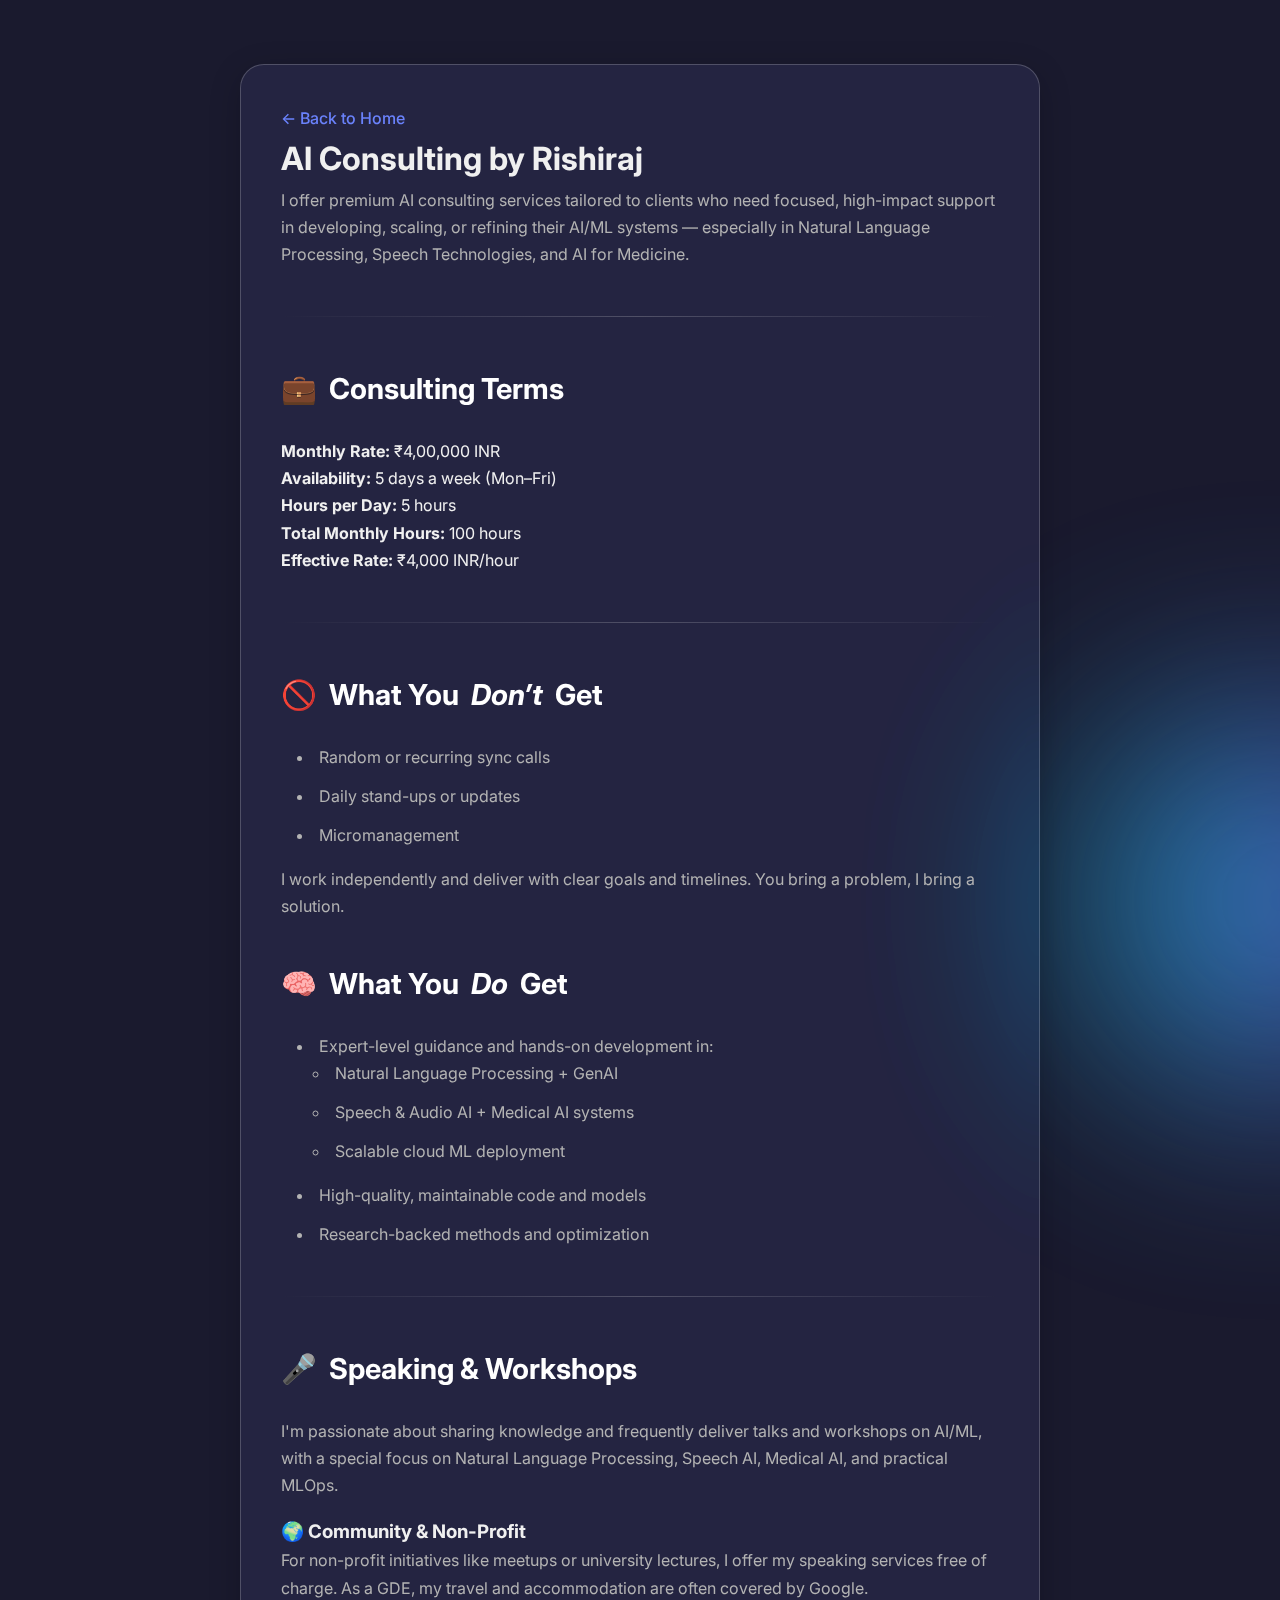
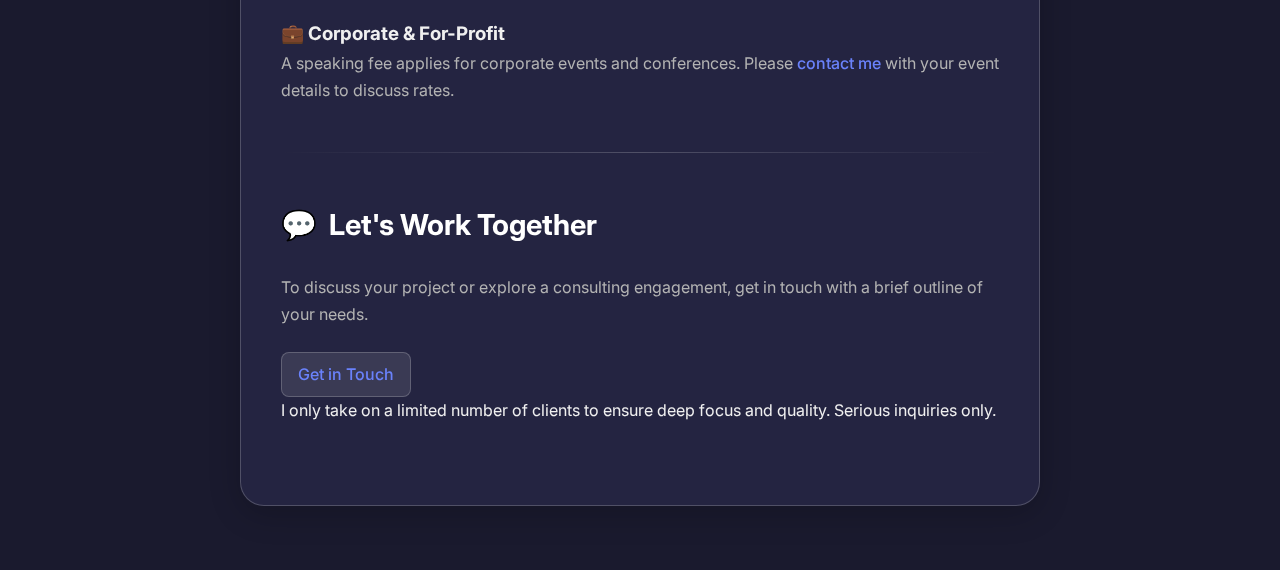
<file: consultation.html>
<!DOCTYPE html>
<html lang="en">
<head>
    <meta charset="UTF-8">
    <meta name="viewport" content="width=device-width, initial-scale=1.0">
    <title>AI Consulting - Rishiraj Acharya</title>
    <link rel="stylesheet" href="style.css">
    <link rel="preconnect" href="https://fonts.googleapis.com">
    <link rel="preconnect" href="https://fonts.gstatic.com" crossorigin>
    <link href="https://fonts.googleapis.com/css2?family=Inter:wght@300;400;500;600;700&display=swap" rel="stylesheet">
</head>
<body>

    <div id="blob"></div>

    <div class="container-wrapper">
        <main id="container" class="container">
            
            <a href="index.html" class="back-link interactive-element">← Back to Home</a>

            <header class="consultation-header">
                <h1 class="reveal">AI Consulting by Rishiraj</h1>
                <p class="reveal" data-delay="100">
                    I offer premium AI consulting services tailored to clients who need focused, high-impact support in developing, scaling, or refining their AI/ML systems — especially in Natural Language Processing, Speech Technologies, and AI for Medicine.
                </p>
            </header>

            <hr class="section-divider reveal" data-delay="200">

            <section class="terms-section reveal" data-delay="300">
                <h2><span class="icon">💼</span> Consulting Terms</h2>
                <div class="terms-grid">
                    <div class="term-item"><strong>Monthly Rate:</strong> <span>₹4,00,000 INR</span></div>
                    <div class="term-item"><strong>Availability:</strong> <span>5 days a week (Mon–Fri)</span></div>
                    <div class="term-item"><strong>Hours per Day:</strong> <span>5 hours</span></div>
                    <div class="term-item"><strong>Total Monthly Hours:</strong> <span>100 hours</span></div>
                    <div class="term-item"><strong>Effective Rate:</strong> <span>₹4,000 INR/hour</span></div>
                </div>
            </section>

            <hr class="section-divider reveal">
            
            <div class="pros-cons-container">
                <section class="reveal">
                    <h2><span class="icon">🚫</span> What You <em>Don’t</em> Get</h2>
                    <ul class="pros-cons-list dont-get">
                        <li>Random or recurring sync calls</li>
                        <li>Daily stand-ups or updates</li>
                        <li>Micromanagement</li>
                    </ul>
                    <p>I work independently and deliver with clear goals and timelines. You bring a problem, I bring a solution.</p>
                </section>

                <section class="reveal">
                    <h2><span class="icon">🧠</span> What You <em>Do</em> Get</h2>
                    <ul class="pros-cons-list do-get">
                        <li>Expert-level guidance and hands-on development in:
                            <ul>
                                <li>Natural Language Processing + GenAI</li>
                                <li>Speech & Audio AI + Medical AI systems</li>
                                <li>Scalable cloud ML deployment</li>
                            </ul>
                        </li>
                        <li>High-quality, maintainable code and models</li>
                        <li>Research-backed methods and optimization</li>
                    </ul>
                </section>
            </div>

            <hr class="section-divider reveal">

            <section class="reveal">
                <h2><span class="icon">🎤</span> Speaking & Workshops</h2>
                <p>I'm passionate about sharing knowledge and frequently deliver talks and workshops on AI/ML, with a special focus on Natural Language Processing, Speech AI, Medical AI, and practical MLOps.</p>
                
                <div class="speaking-cards">
                    <div class="speaking-card reveal">
                        <h3><span class="icon">🌍</span> Community & Non-Profit</h3>
                        <p>For non-profit initiatives like meetups or university lectures, I offer my speaking services free of charge. As a GDE, my travel and accommodation are often covered by Google.</p>
                    </div>
                    <div class="speaking-card reveal">
                        <h3><span class="icon">💼</span> Corporate & For-Profit</h3>
                        <p>A speaking fee applies for corporate events and conferences. Please <a href="mailto:heyrishiraj@gmail.com" class="interactive-element">contact me</a> with your event details to discuss rates.</p>
                    </div>
                </div>
            </section>

            <hr class="section-divider reveal">

            <section class="contact-section reveal">
                <h2><span class="icon">💬</span> Let's Work Together</h2>
                <p>To discuss your project or explore a consulting engagement, get in touch with a brief outline of your needs.</p>
                <a href="mailto:heyrishiraj@gmail.com" class="button-link large interactive-element">Get in Touch</a>
                <blockquote class="reveal">
                  I only take on a limited number of clients to ensure deep focus and quality. Serious inquiries only.
                </blockquote>
            </section>

        </main>
    </div>

    <script src="script.js"></script>
</body>
</html>
</file>
<file: style.css>
:root {
    --bg-color: #1a1a2e;
    --card-color: rgba(255, 255, 255, 0.05);
    --primary-text: #f0f0f0;
    --secondary-text: #b3b3b3;
    --accent-color: #6a82fb;
    --glow-color-1: #00f2ff;
    --glow-color-2: #8a3ffc;
    --border-color: rgba(255, 255, 255, 0.2);
    --blur-intensity: 20px;
}

* {
    box-sizing: border-box;
    margin: 0;
    padding: 0;
}

body {
    font-family: 'Inter', sans-serif;
    background-color: var(--bg-color);
    color: var(--primary-text);
    line-height: 1.7;
    overflow-x: hidden; /* Prevent horizontal scroll */
}

/* The interactive, mouse-following blob */
#blob {
    background: linear-gradient(
        to right,
        var(--glow-color-1),
        var(--glow-color-2)
    );
    height: 350px;
    width: 350px;
    aspect-ratio: 1;
    position: fixed;
    left: 50%;
    top: 50%;
    transform: translate(-50%, -50%);
    border-radius: 50%;
    filter: blur(120px);
    opacity: 0.8;
    z-index: 1;
    pointer-events: none; /* Allows clicking through the blob */
    transition: transform 0.1s ease-out; /* Smooths the movement */
}

/* Main content container with the glass effect */
.container {
    max-width: 800px;
    margin: 4rem auto;
    padding: 2.5rem;
    position: relative;
    z-index: 2; /* Sits above the blob */
    
    /* The Glassmorphism Effect */
    background: var(--card-color);
    backdrop-filter: blur(var(--blur-intensity)) saturate(150%);
    -webkit-backdrop-filter: blur(var(--blur-intensity)) saturate(150%);
    border-radius: 24px;
    border: 1px solid var(--border-color);
    box-shadow: 0 8px 32px 0 rgba(0, 0, 0, 0.2);
    
    transition: transform 0.3s ease, box-shadow 0.3s ease;
}

.container:hover {
    box-shadow: 0 12px 40px 0 rgba(0, 0, 0, 0.3);
    transform: translateY(-5px);
}

/* Header section */
.profile-header {
    text-align: center;
    margin-bottom: 2rem;
}

.profile-picture {
    width: 140px;
    height: 140px;
    border-radius: 50%;
    border: 3px solid var(--border-color);
    box-shadow: 0 0 20px rgba(138, 63, 252, 0.3);
    margin-bottom: 1.5rem;
}

.profile-header h1 {
    font-size: 2.5rem;
    font-weight: 700;
    margin-bottom: 0.5rem;
    color: #fff;
}

.profile-header b {
    font-weight: 400;
    color: var(--secondary-text);
    max-width: 500px;
    margin: 0 auto;
    display: block;
}

/* General section styling */
section {
    margin-bottom: 2.5rem;
}

section h2 {
    font-size: 1.8rem;
    font-weight: 700;
    color: #fff;
    margin-bottom: 1.5rem;
    display: flex;
    align-items: center;
    gap: 0.75rem;
}

.section-divider {
    border: 0;
    height: 1px;
    background: linear-gradient(to right, transparent, var(--border-color), transparent);
    margin: 3rem 0;
}

p, ul {
    color: var(--secondary-text);
    margin-bottom: 1rem;
}

strong, h4 {
    color: var(--primary-text);
}

ul {
    list-style-position: inside;
    padding-left: 1rem;
}

li {
    margin-bottom: 0.75rem;
}

a {
    color: var(--accent-color);
    text-decoration: none;
    font-weight: 500;
    transition: color 0.3s ease, text-shadow 0.3s ease;
}

a:hover {
    color: #fff;
    text-shadow: 0 0 8px var(--accent-color);
}

/* Specific elements */
.button-link {
    display: inline-block;
    background: rgba(255, 255, 255, 0.1);
    border: 1px solid var(--border-color);
    padding: 0.5rem 1rem;
    border-radius: 8px;
    margin-right: 0.5rem;
    margin-top: 0.5rem;
    transition: background-color 0.3s ease, transform 0.2s ease;
}

.button-link:hover {
    background-color: rgba(255, 255, 255, 0.2);
    transform: translateY(-2px);
    color: #fff;
}

.career-item {
    margin-bottom: 2rem;
    position: relative;
    padding-left: 1.5rem;
    border-left: 2px solid var(--border-color);
}

.career-item h4 {
    font-size: 1.2rem;
    margin-bottom: 0.25rem;
}

.career-item em {
    font-style: italic;
    font-weight: 300;
}

.meta {
    font-size: 0.9rem;
    color: var(--accent-color);
    margin-bottom: 0.75rem;
}

code {
    background-color: rgba(0, 0, 0, 0.3);
    padding: 0.2em 0.4em;
    border-radius: 4px;
    font-family: 'Courier New', Courier, monospace;
}

.project-highlight {
    background: rgba(138, 63, 252, 0.1);
    border-left: 4px solid var(--glow-color-2);
    padding: 1.5rem;
    border-radius: 8px;
    margin-top: 1rem;
}

.site-footer {
    text-align: center;
    margin-top: 2rem;
    font-size: 0.9rem;
    color: var(--secondary-text);
    opacity: 0.7;
}

/* Responsive design for smaller screens */
@media (max-width: 768px) {
    body {
        line-height: 1.6;
    }
    
    .container {
        margin: 2rem 1rem;
        padding: 1.5rem;
    }
    
    #blob {
        height: 250px;
        width: 250px;
        filter: blur(100px);
    }
    
    .profile-header h1 {
        font-size: 2rem;
    }
    
    section h2 {
        font-size: 1.5rem;
    }
    
    .profile-picture {
        width: 120px;
        height: 120px;
    }
}
</file>
